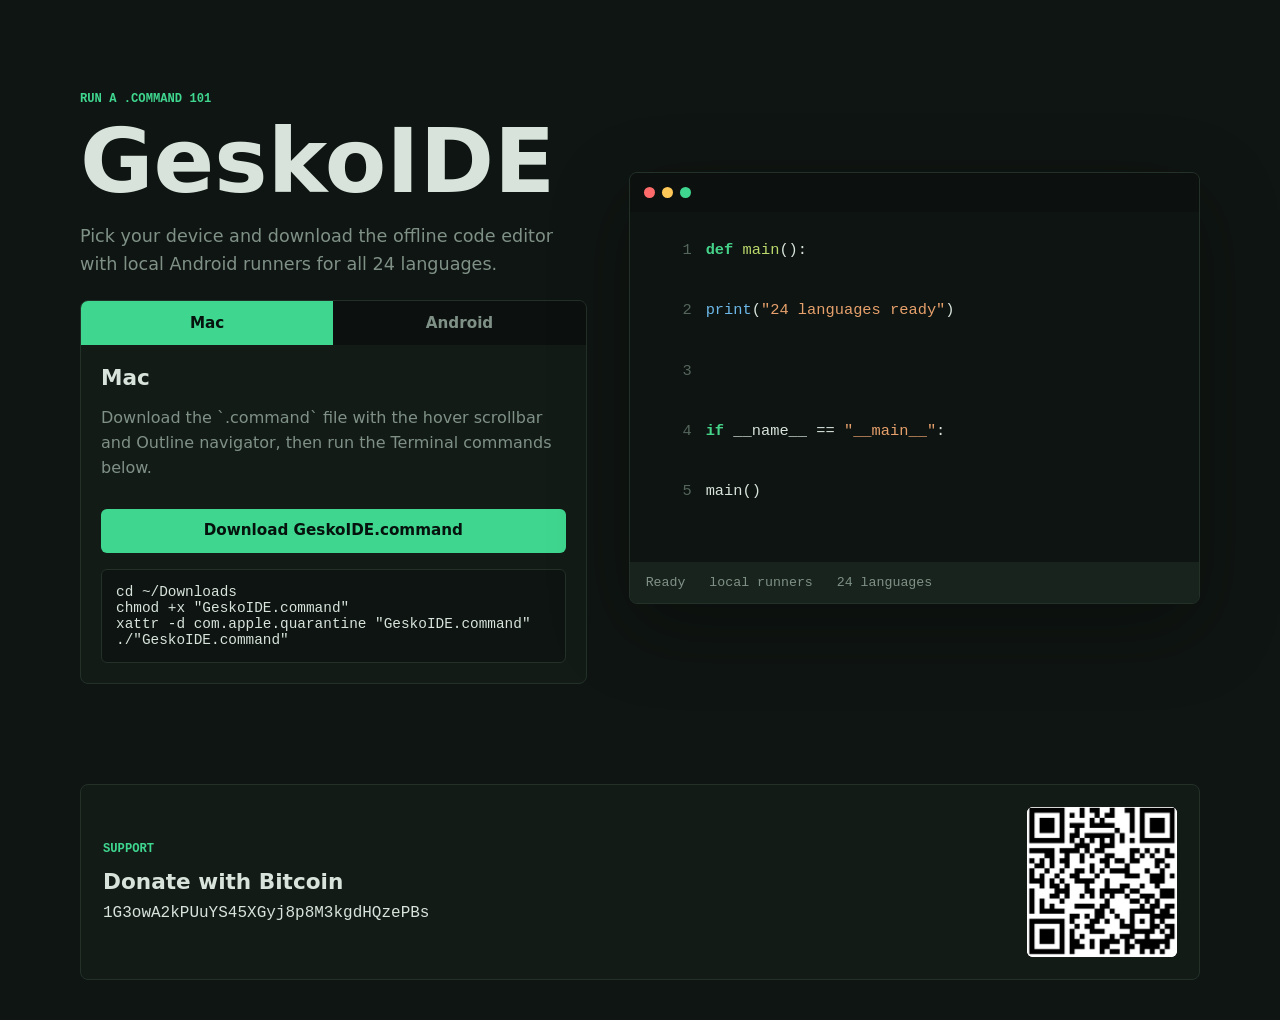
<file: index.html>
<!doctype html>
<html lang="en">
<head>
  <meta charset="utf-8">
  <meta name="viewport" content="width=device-width, initial-scale=1">
  <title>GeskoIDE - Run a .command 101</title>
  <link rel="stylesheet" href="assets/site.css">
</head>
<body>
  <main class="shell">
    <section class="hero" aria-labelledby="title">
      <div class="hero-copy">
        <p class="eyebrow">Run a .command 101</p>
        <h1 id="title">GeskoIDE</h1>
        <p class="intro">Pick your device and download the offline code editor with local Android runners for all 24 languages.</p>
        <div class="device-card" aria-label="Choose device">
          <div class="segmented" role="tablist" aria-label="Device">
            <button class="segment active" type="button" data-device="mac" role="tab" aria-selected="true">Mac</button>
            <button class="segment" type="button" data-device="android" role="tab" aria-selected="false">Android</button>
          </div>
          <div class="download-panel" id="mac-panel">
            <h2>Mac</h2>
            <p>Download the `.command` file with the hover scrollbar and Outline navigator, then run the Terminal commands below.</p>
            <a class="download-button" href="GeskoIDE.command" download="GeskoIDE.command">Download GeskoIDE.command</a>
            <pre><code>cd ~/Downloads
chmod +x "GeskoIDE.command"
xattr -d com.apple.quarantine "GeskoIDE.command"
./"GeskoIDE.command"</code></pre>
          </div>
          <div class="download-panel hidden" id="android-panel">
            <h2>Android</h2>
            <p>Download the stable APK with local Run support for all 24 languages, no server APIs, stronger Check diagnostics, and Debug for every language.</p>
            <a class="download-button" href="https://github.com/richardjiangs/GeckoIDE/raw/main/GeskoIDE.apk" download>Download GeskoIDE.apk</a>
            <ol>
              <li>Tap the APK after it finishes downloading.</li>
              <li>Allow installation from this source if Android asks.</li>
              <li>Open GeskoIDE from your app launcher and choose New or Lang.</li>
            </ol>
          </div>
        </div>
      </div>
      <div class="preview" aria-label="GeskoIDE preview">
        <div class="preview-top">
          <span></span><span></span><span></span>
        </div>
        <div class="preview-body">
          <div class="line dim">1</div><div><span class="kw">def</span> <span class="fn">main</span>():</div>
          <div class="line dim">2</div><div>    <span class="bi">print</span>(<span class="str">"24 languages ready"</span>)</div>
          <div class="line dim">3</div><div></div>
          <div class="line dim">4</div><div><span class="kw">if</span> __name__ == <span class="str">"__main__"</span>:</div>
          <div class="line dim">5</div><div>    main()</div>
        </div>
        <div class="preview-status">Ready &nbsp; local runners &nbsp; 24 languages</div>
      </div>
    </section>

    <section class="support" aria-labelledby="support-title">
      <div>
        <p class="eyebrow">Support</p>
        <h2 id="support-title">Donate with Bitcoin</h2>
        <p class="address">1G3owA2kPUuYS45XGyj8p8M3kgdHQzePBs</p>
      </div>
      <img src="bitcoin-qr.jpg" alt="Bitcoin donation QR code">
    </section>
  </main>
  <script src="assets/site.js"></script>
</body>
</html>
</file>
<file: assets/site.css>
:root {
  color-scheme: dark;
  --bg: #0f1512;
  --panel: #131b17;
  --editor: #0e1411;
  --gutter: #0c110f;
  --status: #18231d;
  --hover: #1d2a23;
  --active: #24352c;
  --border: #233129;
  --fg: #d7e3db;
  --dim: #7f9187;
  --faint: #54655c;
  --accent: #3fd68f;
  --accent-dark: #2a9463;
  --error: #ff6b6b;
  --warn: #ffc857;
  --info: #6fb7ff;
}

* {
  box-sizing: border-box;
}

body {
  margin: 0;
  min-height: 100vh;
  font-family: Inter, ui-sans-serif, system-ui, -apple-system, BlinkMacSystemFont, "Segoe UI", sans-serif;
  background: var(--bg);
  color: var(--fg);
}

.shell {
  width: min(1120px, calc(100% - 32px));
  margin: 0 auto;
}

.hero {
  min-height: min(760px, 92vh);
  display: grid;
  grid-template-columns: minmax(0, 0.94fr) minmax(320px, 1.06fr);
  gap: 42px;
  align-items: center;
  padding: 46px 0 30px;
}

.hero > * {
  min-width: 0;
}

.eyebrow {
  margin: 0 0 12px;
  color: var(--accent);
  font: 700 0.76rem/1.2 ui-monospace, SFMono-Regular, Menlo, Monaco, Consolas, monospace;
  text-transform: uppercase;
}

h1 {
  margin: 0;
  font-size: clamp(3.1rem, 7vw, 6.6rem);
  line-height: 0.95;
  letter-spacing: 0;
}

h2 {
  margin: 0 0 10px;
  font-size: 1.35rem;
}

.intro {
  max-width: 520px;
  margin: 18px 0 22px;
  color: var(--dim);
  font-size: 1.1rem;
  line-height: 1.6;
}

.device-card,
.preview,
.support {
  border: 1px solid var(--border);
  background: var(--panel);
  border-radius: 8px;
}

.device-card {
  overflow: hidden;
}

.segmented {
  display: grid;
  grid-template-columns: 1fr 1fr;
  background: var(--gutter);
}

button,
.download-button {
  min-height: 44px;
  border: 0;
  font: 700 0.95rem/1 ui-sans-serif, system-ui, sans-serif;
  cursor: pointer;
}

.segment {
  color: var(--dim);
  background: transparent;
}

.segment.active {
  color: #06120d;
  background: var(--accent);
}

.download-panel {
  padding: 20px;
}

.download-panel p,
.download-panel li {
  color: var(--dim);
  line-height: 1.55;
}

.download-button {
  display: inline-flex;
  align-items: center;
  justify-content: center;
  text-align: center;
  width: 100%;
  margin: 12px 0 16px;
  padding: 0 18px;
  border-radius: 6px;
  color: #06120d;
  background: var(--accent);
  text-decoration: none;
}

pre {
  overflow-x: auto;
  margin: 0;
  padding: 14px;
  color: var(--fg);
  background: var(--editor);
  border: 1px solid var(--border);
  border-radius: 6px;
  white-space: pre-wrap;
  overflow-wrap: anywhere;
}

code {
  font-family: ui-monospace, SFMono-Regular, Menlo, Monaco, Consolas, monospace;
  font-size: 0.9rem;
}

.hidden {
  display: none;
}

.preview {
  overflow: hidden;
  box-shadow: 0 24px 80px rgba(0, 0, 0, 0.28);
}

.preview-top {
  display: flex;
  gap: 7px;
  padding: 14px;
  background: var(--gutter);
}

.preview-top span {
  width: 11px;
  height: 11px;
  border-radius: 50%;
  background: var(--faint);
}

.preview-top span:first-child {
  background: var(--error);
}

.preview-top span:nth-child(2) {
  background: var(--warn);
}

.preview-top span:nth-child(3) {
  background: var(--accent);
}

.preview-body {
  display: grid;
  grid-template-columns: 42px minmax(440px, 1fr);
  gap: 0 14px;
  min-height: 350px;
  overflow-x: auto;
  padding: 24px 20px;
  background: var(--editor);
  font: 0.96rem/1.95 ui-monospace, SFMono-Regular, Menlo, Monaco, Consolas, monospace;
}

.line {
  text-align: right;
  color: var(--faint);
}

.kw {
  color: #45d38a;
  font-weight: 700;
}

.fn {
  color: #bcd96c;
}

.bi {
  color: #6cb8e8;
}

.str {
  color: #e6a06c;
}

.preview-status {
  padding: 12px 16px;
  background: var(--status);
  color: var(--dim);
  font: 0.83rem/1.3 ui-monospace, SFMono-Regular, Menlo, Monaco, Consolas, monospace;
}

.support {
  display: grid;
  grid-template-columns: minmax(0, 1fr) 150px;
  gap: 20px;
  align-items: center;
  margin: 24px 0 40px;
  padding: 22px;
}

.address {
  overflow-wrap: anywhere;
  margin: 0;
  color: var(--fg);
  font-family: ui-monospace, SFMono-Regular, Menlo, Monaco, Consolas, monospace;
}

.support img {
  width: 150px;
  height: 150px;
  object-fit: contain;
  background: #fff;
  border-radius: 6px;
}

@media (max-width: 820px) {
  .shell {
    width: min(100% - 22px, 640px);
  }

  .hero {
    min-height: auto;
    grid-template-columns: 1fr;
    gap: 24px;
    padding-top: 28px;
  }

  .preview-body {
    min-height: 250px;
    grid-template-columns: 34px minmax(0, 1fr);
    padding: 18px 14px;
  }

  .support {
    grid-template-columns: 1fr;
  }
}
</file>
